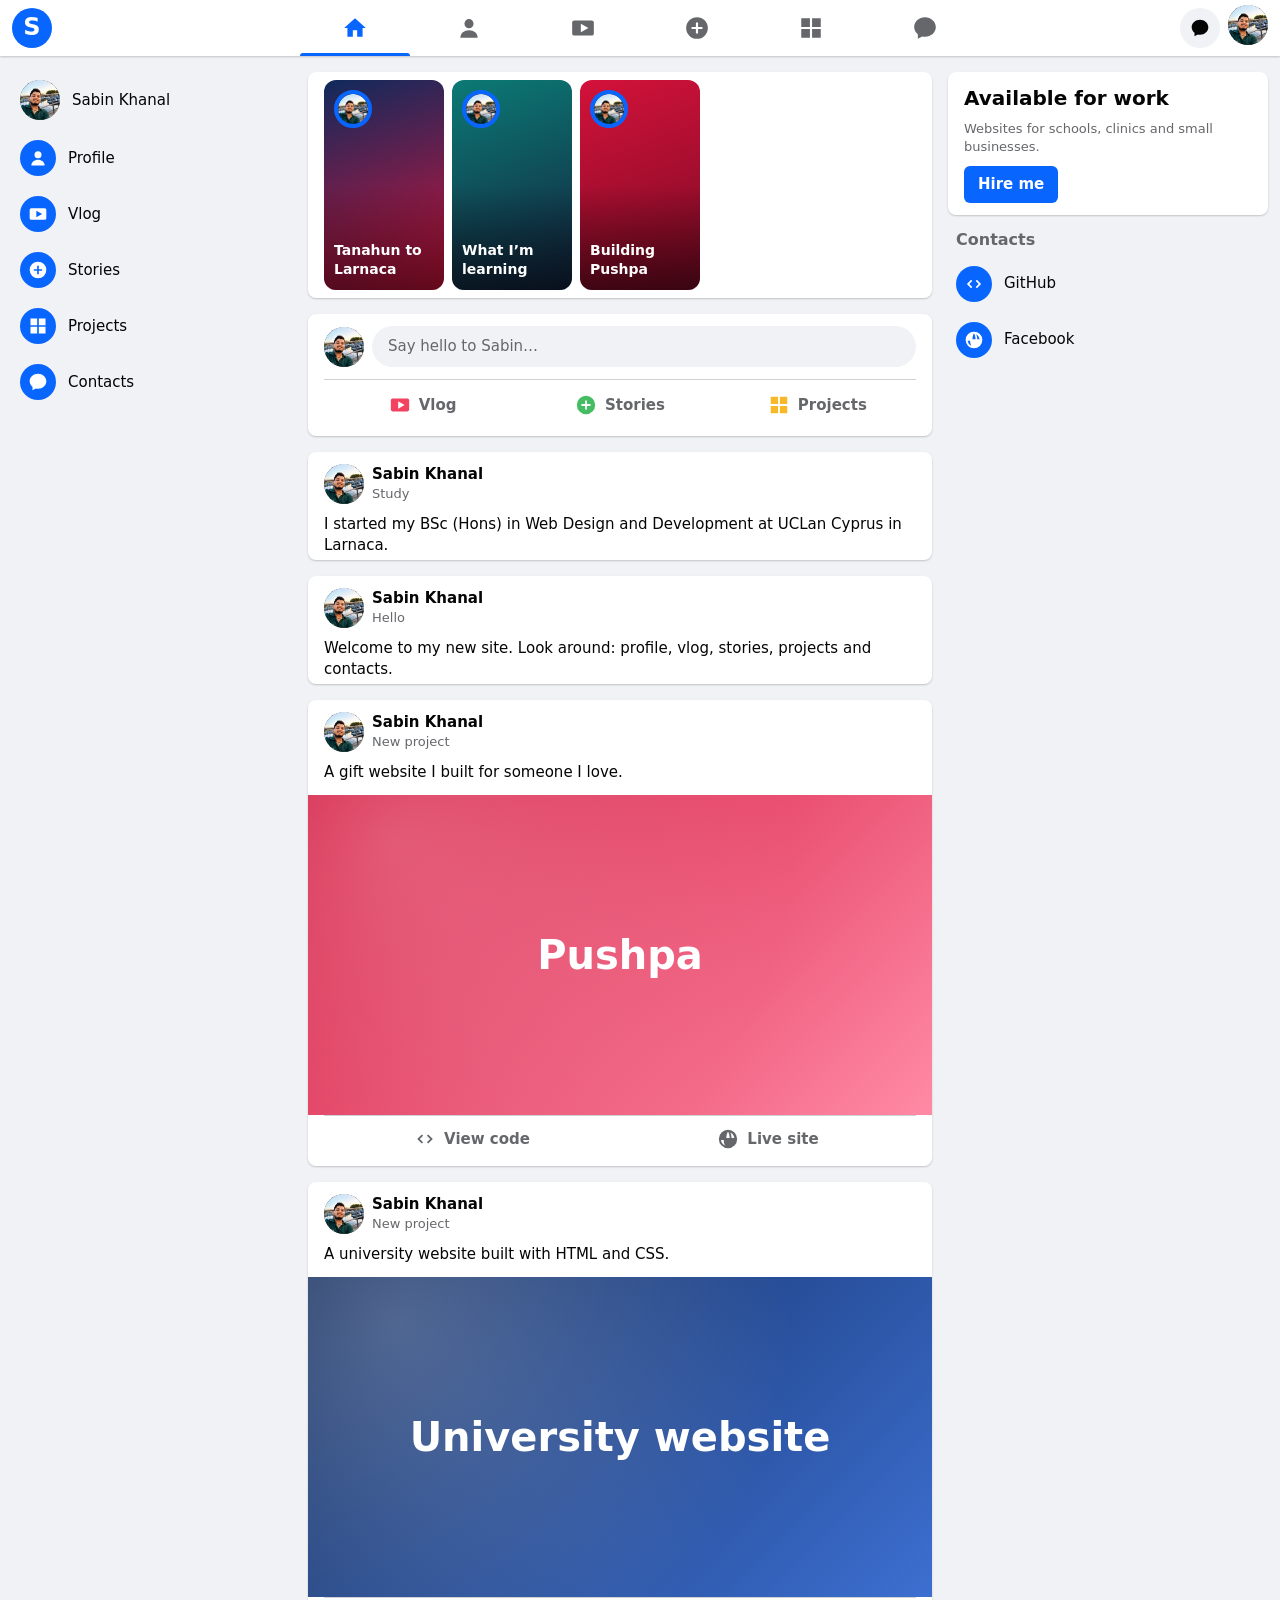
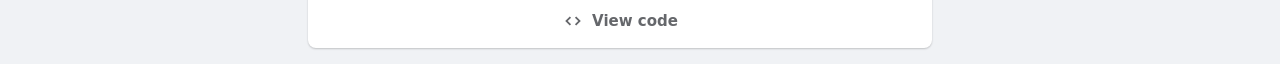
<file: index.html>
<!doctype html>
<html lang="en">
<head>
    <meta charset="utf-8">
    <meta name="viewport" content="width=device-width,initial-scale=1">
    <title>Home · Sabin Khanal</title>
    <meta name="description" content="Sabin Khanal, web design and development student from Nepal, building websites in Larnaca, Cyprus.">
    <link rel="preconnect" href="https://fonts.googleapis.com">
    <link href="https://fonts.googleapis.com/css2?family=Bricolage+Grotesque:wght@400;600;800&display=swap" rel="stylesheet">
    <link rel="stylesheet" href="css/style.css">
</head>
<body data-page="index" data-root=""><div id="app"></div>
 <script src="js/app.js">
 </script>
</body>
</html>
</file>
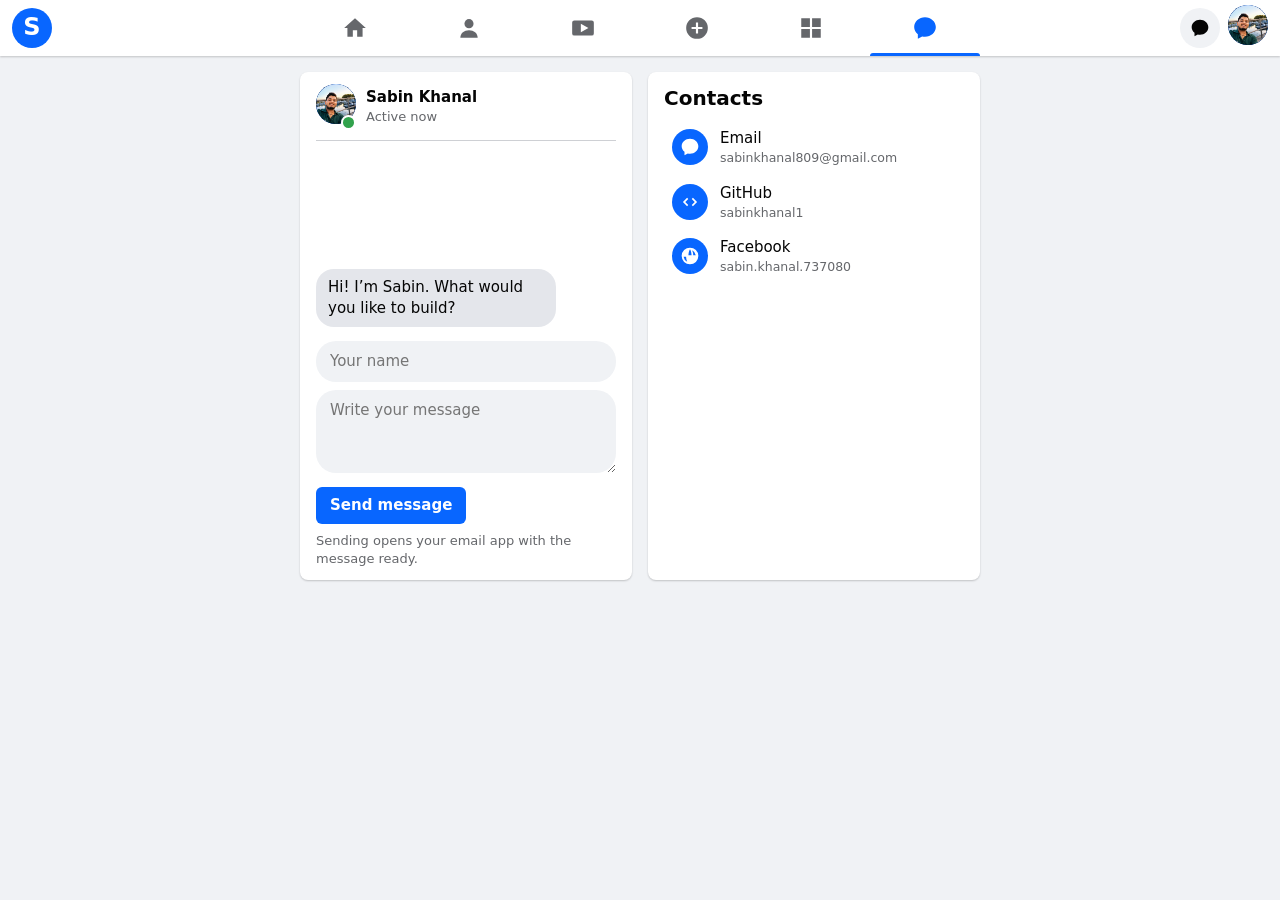
<file: contacts/index.html>
<!doctype html>
<html lang="en">
<head>
    <meta charset="utf-8">
    <meta name="viewport" content="width=device-width,initial-scale=1">
    <title>Contacts · Sabin Khanal</title>
    <meta name="description" content="Sabin Khanal, web design and development student from Nepal, building websites in Larnaca, Cyprus.">
    <link rel="preconnect" href="https://fonts.googleapis.com">
    <link href="https://fonts.googleapis.com/css2?family=Bricolage+Grotesque:wght@400;600;800&display=swap" rel="stylesheet">
    <link rel="stylesheet" href="../css/style.css"></head>
<body data-page="contacts" data-root="../">
<div id="app"></div>
<script src="../js/app.js">
</script>
</body>
</html>
</file>
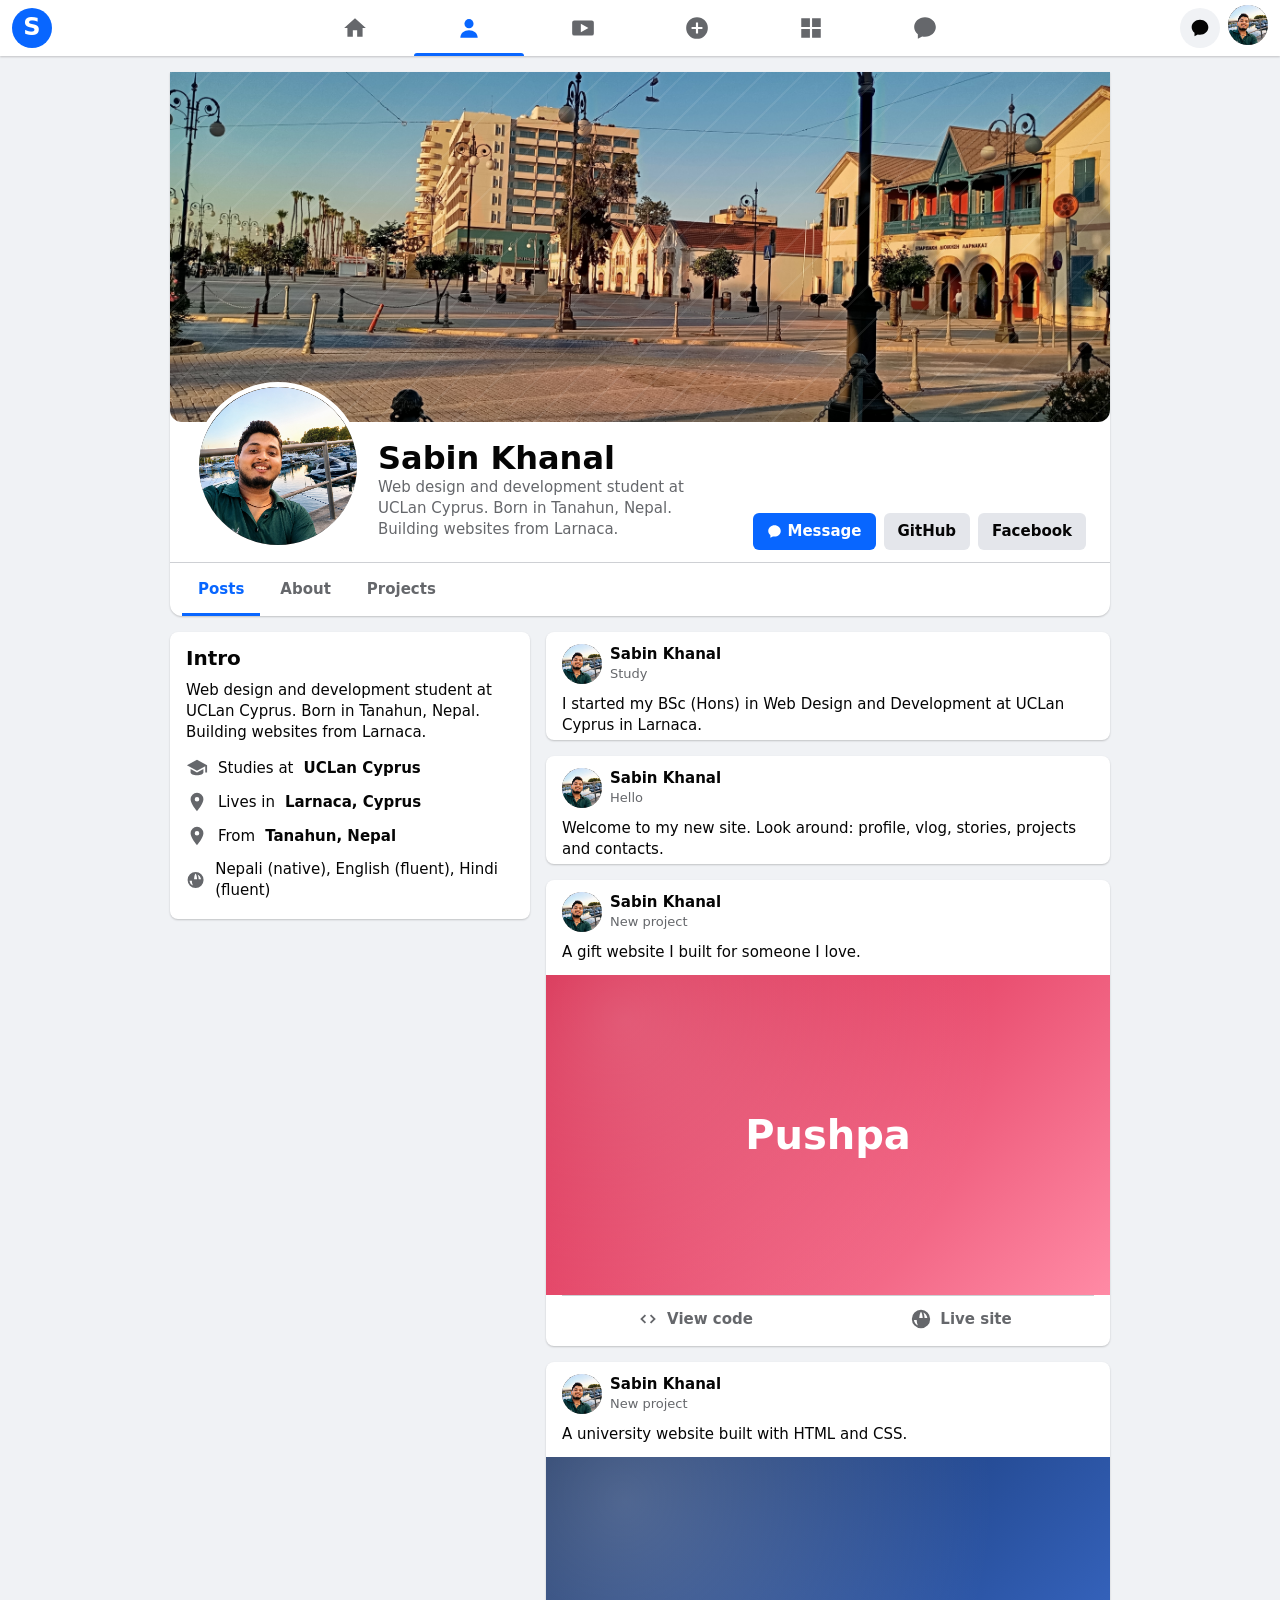
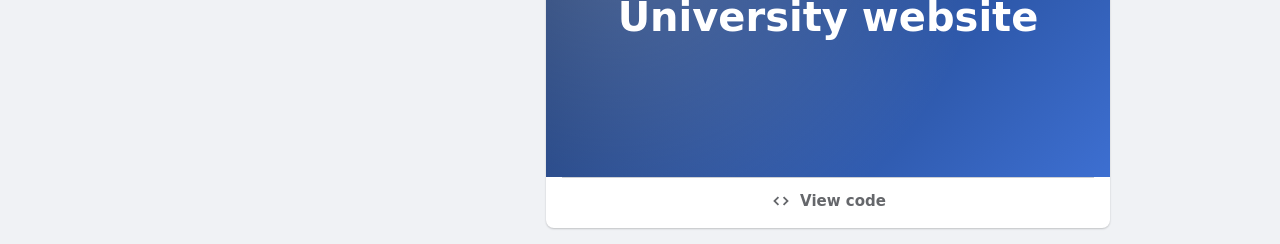
<file: profile/index.html>
<!doctype html>
<html lang="en"><head>
    <meta charset="utf-8">
    <meta name="viewport" content="width=device-width,initial-scale=1">
    <title>Profile · Sabin Khanal</title>
    <meta name="description" content="Sabin Khanal, web design and development student from Nepal, building websites in Larnaca, Cyprus.">
    <link rel="preconnect" href="https://fonts.googleapis.com">
    <link href="https://fonts.googleapis.com/css2?family=Bricolage+Grotesque:wght@400;600;800&display=swap" rel="stylesheet">
    <link rel="stylesheet" href="../css/style.css"></head>
<body data-page="profile" data-root="../">
<div id="app"></div><script src="../js/app.js"></script>
</body>
</html>
</file>
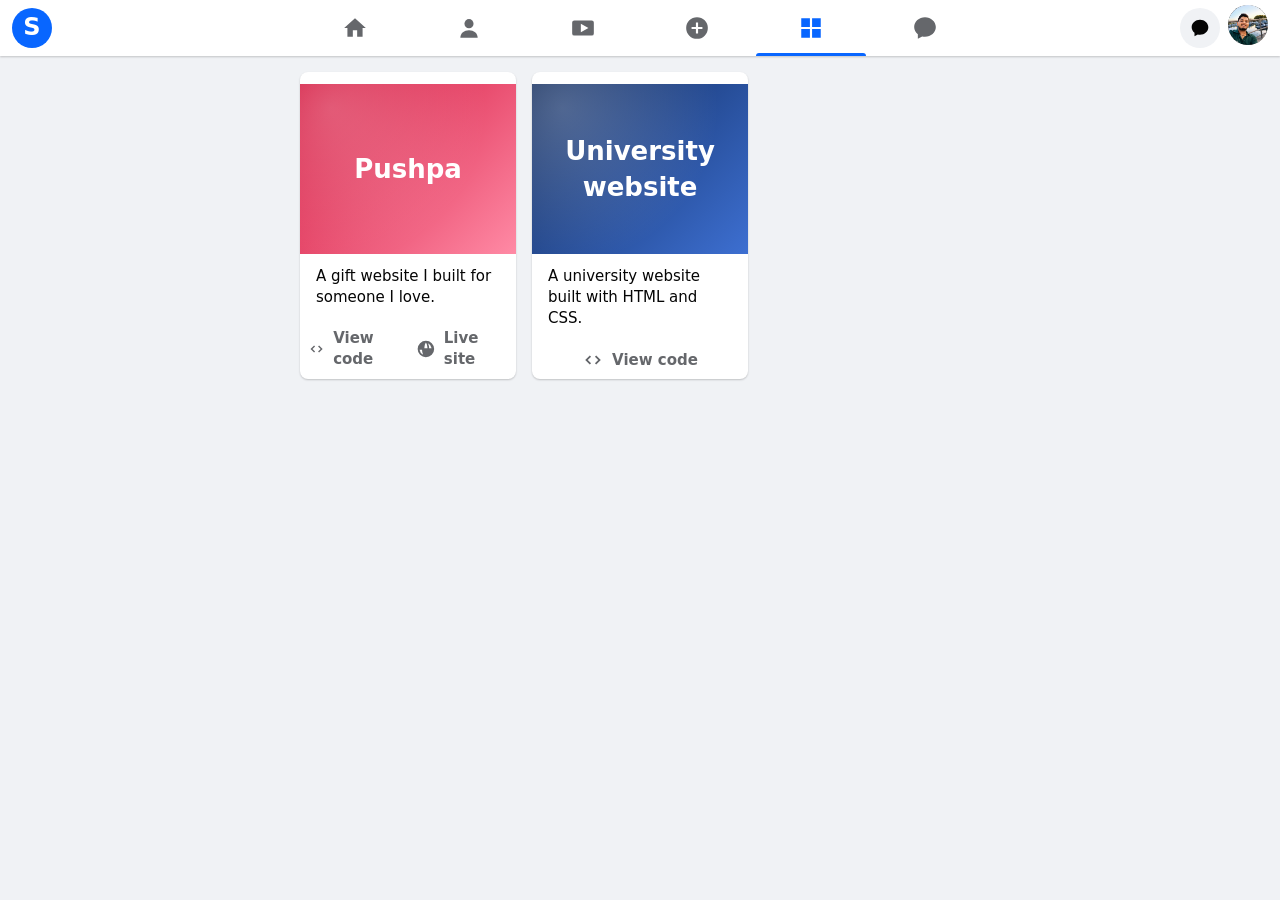
<file: projects/index.html>
<!doctype html>
<html lang="en">
<head>
    <meta charset="utf-8">
    <meta name="viewport" content="width=device-width,initial-scale=1">
    <title>Projects · Sabin Khanal</title>
    <meta name="description" content="Sabin Khanal, web design and development student from Nepal, building websites in Larnaca, Cyprus.">
    <link rel="preconnect" href="https://fonts.googleapis.com">
    <link href="https://fonts.googleapis.com/css2?family=Bricolage+Grotesque:wght@400;600;800&display=swap" rel="stylesheet">
    <link rel="stylesheet" href="../css/style.css">
</head>
<body data-page="projects" data-root="../">
<div id="app"></div><script src="../js/app.js">
</script>
</body>
</html>
</file>
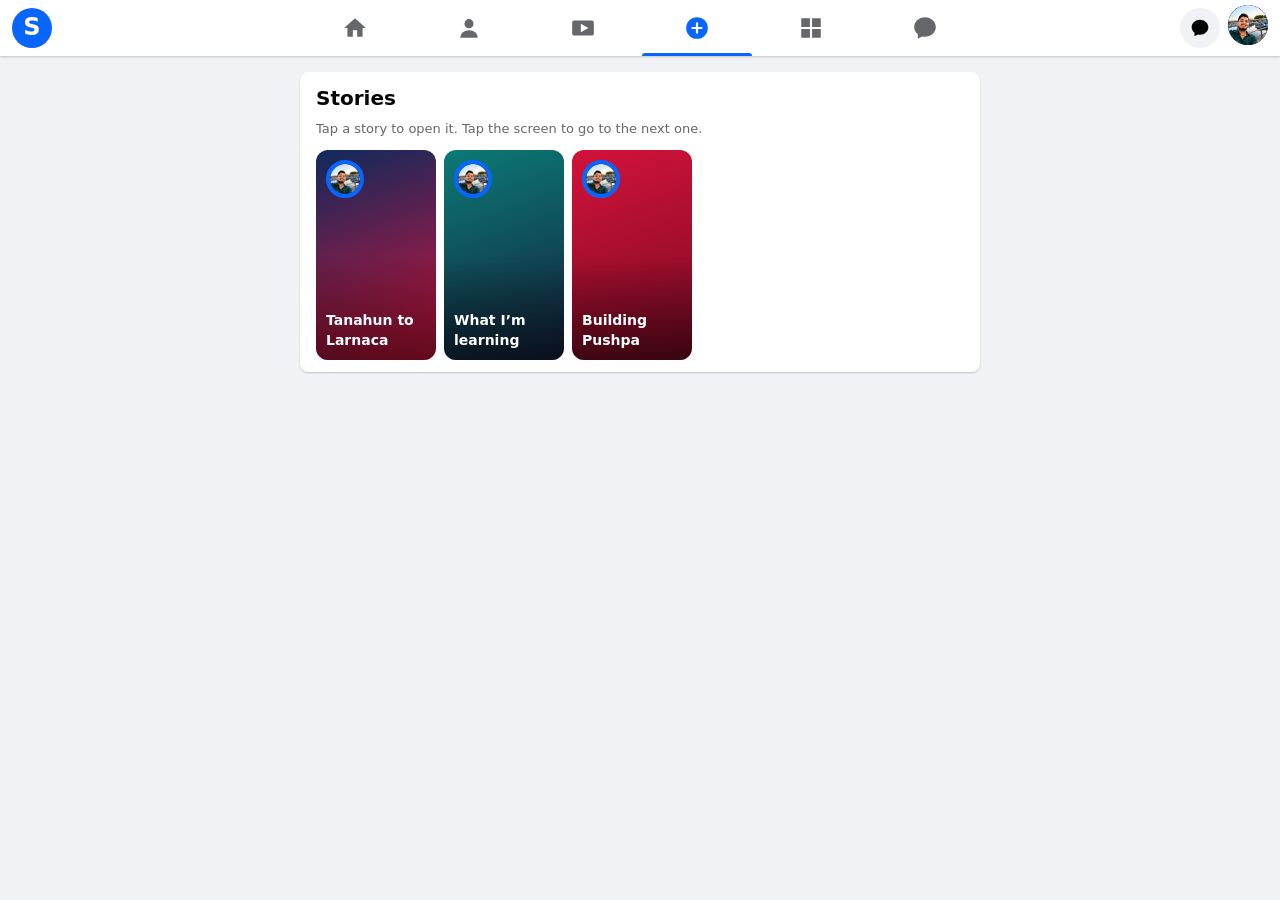
<file: stories/index.html>
<!doctype html>
<html lang="en">
<head>
    <meta charset="utf-8">
    <meta name="viewport" content="width=device-width,initial-scale=1">
    <title>Stories · Sabin Khanal</title>
    <meta name="description" content="Sabin Khanal, web design and development student from Nepal, building websites in Larnaca, Cyprus.">
    <link rel="preconnect" href="https://fonts.googleapis.com">
    <link href="https://fonts.googleapis.com/css2?family=Bricolage+Grotesque:wght@400;600;800&display=swap" rel="stylesheet">
    <link rel="stylesheet" href="../css/style.css">
</head>
<body data-page="stories" data-root="../">
<div id="app"></div>
<script src="../js/app.js"></script>
</body>
</html>
</file>
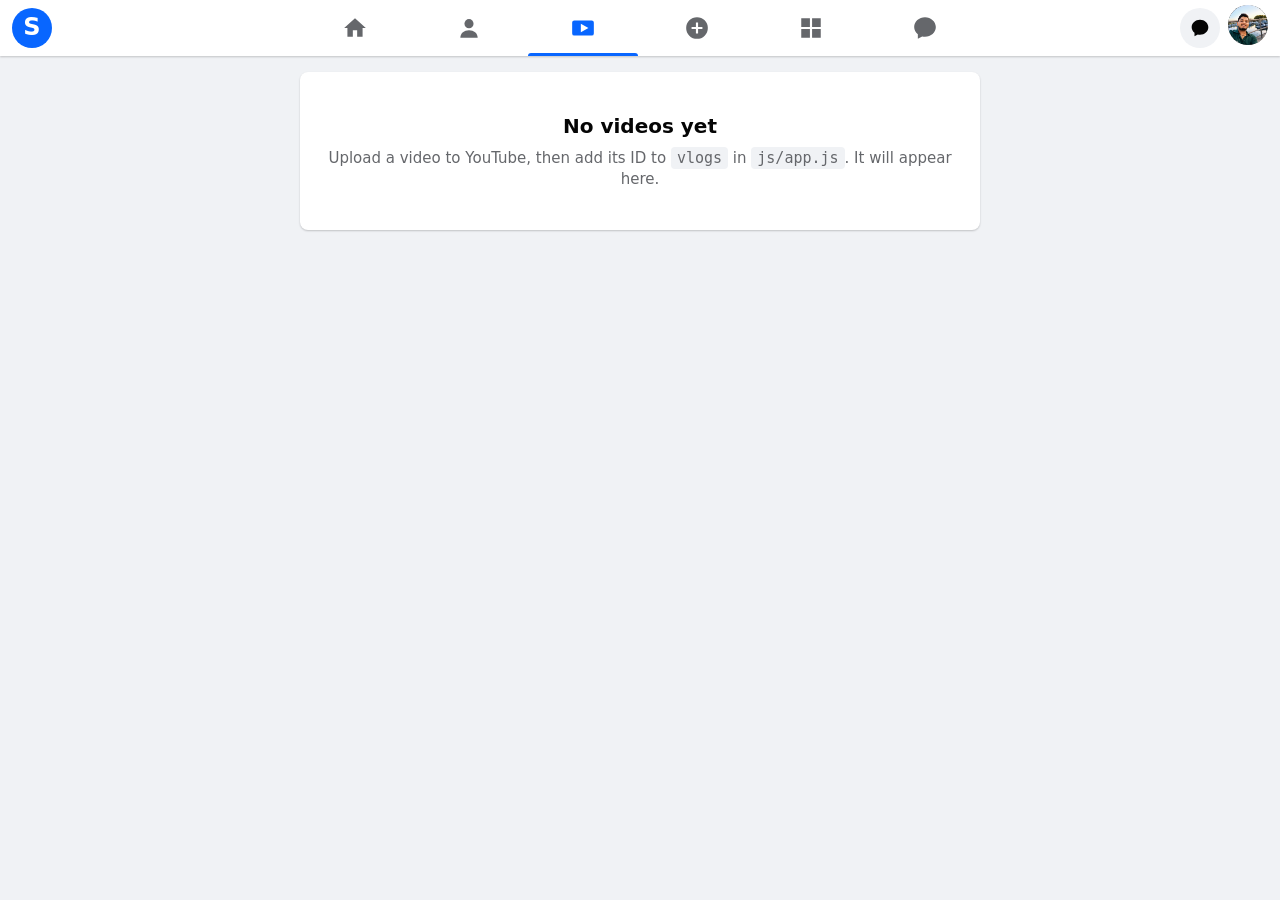
<file: vlog/index.html>
<!doctype html>
<html lang="en">
<head>
    <meta charset="utf-8">
    <meta name="viewport" content="width=device-width,initial-scale=1">
    <title>Vlog · Sabin Khanal</title>
    <meta name="description" content="Sabin Khanal, web design and development student from Nepal, building websites in Larnaca, Cyprus."><link rel="preconnect" href="https://fonts.googleapis.com">
    <link href="https://fonts.googleapis.com/css2?family=Bricolage+Grotesque:wght@400;600;800&display=swap" rel="stylesheet">
    <link rel="stylesheet" href="../css/style.css">
</head>
<body data-page="vlog" data-root="../">
<div id="app"></div><script src="../js/app.js"></script></body>
</html>
</file>
<file: css/style.css>
:root{--bg:#f0f2f5;--card:#fff;--ink:#050505;--mute:#65676b;--blue:#0866ff;--hover:#e4e6eb;--line:#ced0d4;--sh:0 1px 2px #0003}
@media(prefers-color-scheme:dark){:root{--bg:#18191a;--card:#242526;--ink:#e4e6eb;--mute:#b0b3b8;--blue:#2d88ff;--hover:#3a3b3c;--line:#3e4042}}
*{box-sizing:border-box;margin:0}
body{font:15px/1.4 system-ui,"Segoe UI",Helvetica,Arial,sans-serif;background:var(--bg);color:var(--ink)}
a{color:inherit;text-decoration:none}button{font:inherit;color:inherit}
:focus-visible{outline:3px solid var(--blue);outline-offset:2px}
svg{width:1em;height:1em;fill:currentColor;display:block}
.top{position:sticky;top:0;z-index:30;height:56px;background:var(--card);box-shadow:var(--sh);display:grid;grid-template-columns:1fr auto 1fr;align-items:center;padding:0 12px;animation:drop .5s both}
.logo{width:40px;height:40px;border-radius:50%;background:var(--blue);color:#fff;display:grid;place-items:center;font-weight:800;font-size:24px;transition:transform .2s}.logo:hover{transform:rotate(-8deg) scale(1.08)}
.top nav{display:flex;gap:4px;height:100%;align-items:center}
.tab{position:relative;width:min(110px,14vw);height:48px;display:grid;place-items:center;color:var(--mute);border-radius:8px;font-size:26px;transition:background .15s}
.tab:hover{background:var(--hover)}.tab.on{color:var(--blue)}.tab.on:hover{background:none}
.tab.on:after{content:"";position:absolute;left:0;right:0;bottom:-4px;height:3px;border-radius:3px 3px 0 0;background:var(--blue);animation:grow .3s both;transform-origin:center}
.rt{justify-self:end;display:flex;gap:8px;align-items:center}
.rb{width:40px;height:40px;border-radius:50%;background:var(--bg);display:grid;place-items:center;font-size:20px;transition:background .15s,transform .15s}.rb:hover{background:var(--hover)}.rb:active{transform:scale(.9)}
.av{width:40px;height:40px;border-radius:50%;object-fit:cover;background:var(--blue);flex:none}
.wrap{max-width:1320px;margin:16px auto;padding:0 12px;display:grid;gap:16px}
.col{width:100%;max-width:680px;margin:0 auto;display:grid;gap:16px;align-content:start}
.card{background:var(--card);border-radius:8px;box-shadow:var(--sh);padding:12px 16px;animation:rise .55s cubic-bezier(.2,.8,.2,1) both;animation-delay:var(--d,0s)}
.side{display:none;position:sticky;top:72px;align-self:start;gap:4px}
.row{display:flex;align-items:center;gap:12px;padding:8px;border-radius:8px;font-weight:500;transition:background .15s}.row:hover{background:var(--hover)}.row small{display:block;color:var(--mute);font-weight:400}
.ic{width:36px;height:36px;border-radius:50%;background:var(--blue);color:#fff;display:grid;place-items:center;font-size:20px;flex:none}
.dot{position:relative;display:block}.dot:after{content:"";position:absolute;right:0;bottom:0;width:11px;height:11px;border-radius:50%;background:#31a24c;border:2px solid var(--card)}
h1{font-size:32px;line-height:1.15}h2{font-size:20px;margin-bottom:8px}h3{font-size:16px}
.mute{color:var(--mute)}.small{font-size:13px}
.btn{display:inline-flex;align-items:center;gap:6px;border:0;border-radius:6px;padding:8px 14px;font-weight:600;background:var(--blue);color:#fff;cursor:pointer;transition:filter .15s,transform .1s}
.btn:hover{filter:brightness(1.1)}.btn:active{transform:scale(.96)}.btn.alt{background:var(--hover);color:var(--ink)}
.chips{display:flex;flex-wrap:wrap;gap:8px}.chip{background:var(--bg);border-radius:99px;padding:4px 12px;font-weight:600;font-size:14px}
.strip{display:flex;gap:8px;overflow-x:auto;scrollbar-width:none}
.story{flex:none;width:120px;height:210px;border-radius:12px;color:#fff;padding:10px;display:flex;flex-direction:column;justify-content:flex-end;font-weight:600;font-size:14px;text-align:left;border:0;cursor:pointer;position:relative;overflow:hidden;transition:transform .25s,box-shadow .25s;animation:rise .5s both;animation-delay:var(--d,0s)}
.story:hover{transform:scale(1.04);box-shadow:0 6px 16px #0004}.story:after{content:"";position:absolute;inset:50% 0 0;background:linear-gradient(#0000,#0008)}.story span{position:relative;z-index:1}
.story i{position:absolute;top:10px;left:10px;width:38px;height:38px;border-radius:50%;border:4px solid var(--blue);background:#fff center/cover;z-index:1}
.comp{display:flex;gap:8px;align-items:center;padding-bottom:12px;border-bottom:1px solid var(--line);margin-bottom:6px}
.fake{flex:1;background:var(--bg);border-radius:99px;padding:10px 16px;color:var(--mute);transition:background .15s}.fake:hover{background:var(--hover)}
.acts{display:flex}.act{flex:1;display:flex;justify-content:center;align-items:center;gap:8px;padding:8px;border-radius:6px;color:var(--mute);font-weight:600;transition:background .15s}.act:hover{background:var(--hover)}.act svg{font-size:22px}
.post{padding:12px 0 4px}.post>*{margin-left:16px;margin-right:16px}
.post header{display:flex;gap:8px;align-items:center;margin-bottom:10px}.post b{display:block;line-height:1.2}
.pic{margin:12px 0 0!important;height:320px;display:grid;place-items:center;color:#fff;font-size:40px;font-weight:800;text-align:center;padding:20px;position:relative;overflow:hidden}
.pic:before{content:"";position:absolute;inset:-40%;background:radial-gradient(circle at 30% 30%,#ffffff40,#0000 45%);animation:drift 9s ease-in-out infinite alternate}
.post .acts{border-top:1px solid var(--line);margin-top:0;padding:4px 0}
.pcover{max-width:940px;margin:0 auto;width:100%}
.cover{height:min(350px,45vw);min-height:180px;border-radius:0 0 12px 12px;background:linear-gradient(120deg,#0866ff,#7b3fe4 55%,#d3123a);position:relative;overflow:hidden}
.cover:after{content:"";position:absolute;inset:0;background:repeating-linear-gradient(135deg,#ffffff14 0 2px,#0000 2px 28px);animation:slide 12s linear infinite}
.ph{display:flex;flex-wrap:wrap;gap:16px;align-items:flex-end;padding:0 24px 12px;margin-top:-40px;position:relative}
.ph .big{width:168px;height:168px;border-radius:50%;border:5px solid var(--card);object-fit:cover;background:var(--blue);animation:pop .6s cubic-bezier(.3,1.5,.5,1) both}
.ph .t{flex:1;min-width:220px;padding-bottom:10px}
.tabs{display:flex;gap:4px;border-top:1px solid var(--line);padding:0 12px;overflow-x:auto}
.tb{background:none;border:0;padding:16px 16px 13px;color:var(--mute);font-weight:600;border-bottom:3px solid #0000;cursor:pointer;border-radius:6px 6px 0 0;transition:background .15s}
.tb:hover{background:var(--hover)}.tb.on{color:var(--blue);border-color:var(--blue)}
.pbody{max-width:940px;margin:16px auto 0;width:100%;display:grid;gap:16px;align-items:start}
.facts p{display:flex;gap:10px;align-items:center;padding:6px 0}.facts svg{font-size:22px;color:var(--mute)}
.tl{display:grid;gap:14px;border-left:3px solid var(--line);padding-left:14px;margin-left:4px}
.grid{display:grid;gap:16px}
.vid{padding:0;overflow:hidden}.vid iframe{width:100%;aspect-ratio:16/9;border:0;display:block}.vid div{padding:12px 16px}
.mp{padding:0;overflow:hidden;transition:transform .25s}.mp:hover{transform:translateY(-4px)}.mp .pic{height:170px;font-size:26px}.mp .in{padding:12px 16px}
.empty{text-align:center;padding:40px 18px}.empty code{background:var(--bg);padding:2px 6px;border-radius:4px}
.chatH{display:flex;gap:10px;align-items:center;padding-bottom:10px;border-bottom:1px solid var(--line)}
.chat{display:grid;gap:6px;min-height:200px;align-content:end;padding:14px 0}
.bub{max-width:80%;padding:8px 12px;border-radius:18px;background:var(--hover);animation:pop .3s both}.bub.me{background:var(--blue);color:#fff;justify-self:end}
.inp{width:100%;font:inherit;padding:10px 14px;border-radius:20px;border:0;background:var(--bg);color:var(--ink);margin-bottom:8px}
.sk{height:140px;animation:none;background:linear-gradient(90deg,var(--card) 25%,var(--hover) 50%,var(--card) 75%) 0 0/200% 100%;animation:shine 1.1s linear infinite}
.ov{position:fixed;inset:0;background:#000e;z-index:50;display:grid;place-items:center;animation:fade .25s}
.sv{width:min(420px,100vw);height:min(780px,100vh);border-radius:12px;color:#fff;display:flex;align-items:center;padding:34px;position:relative;font-size:28px;font-weight:700;line-height:1.25;cursor:pointer;animation:pop .35s both}
.bars{position:absolute;top:12px;left:12px;right:12px;display:flex;gap:4px}.bars span{flex:1;height:3px;background:#fff5;border-radius:3px;overflow:hidden}.bars span i{display:block;height:100%;width:0;background:#fff}
.sh{position:absolute;top:24px;left:14px;display:flex;gap:8px;align-items:center;font-size:14px;font-weight:600}.sh .av{width:36px;height:36px}
.x{position:absolute;top:22px;right:14px;background:none;border:0;color:#fff;font-size:32px;cursor:pointer}
@keyframes rise{from{opacity:0;transform:translateY(18px)}}@keyframes drop{from{transform:translateY(-100%)}}
@keyframes grow{from{transform:scaleX(0)}}@keyframes pop{from{opacity:0;transform:scale(.85)}}
@keyframes fade{from{opacity:0}}@keyframes drift{to{transform:translate(18%,12%)}}@keyframes slide{to{background-position:56px 0}}@keyframes shine{to{background-position:-200% 0}}
@media(min-width:900px){.pbody{grid-template-columns:360px 1fr}.pbody.one{grid-template-columns:1fr}.grid.two{grid-template-columns:repeat(2,1fr)}.grid.three{grid-template-columns:repeat(3,1fr)}}
@media(min-width:1100px){.wrap.three{grid-template-columns:280px minmax(0,680px) 320px;justify-content:center}.side{display:grid}}
@media(max-width:700px){.top{grid-template-columns:auto 1fr auto;gap:4px;padding:0 6px}.top nav{justify-content:center}.tab{width:44px;font-size:22px}.rb{display:none}.top .logo{width:34px;height:34px;font-size:20px}.pic{height:220px;font-size:28px}.ph .big{width:128px;height:128px}}
@media(prefers-reduced-motion:reduce){*,:before,:after{animation:none!important;transition:none!important}}
</file>
